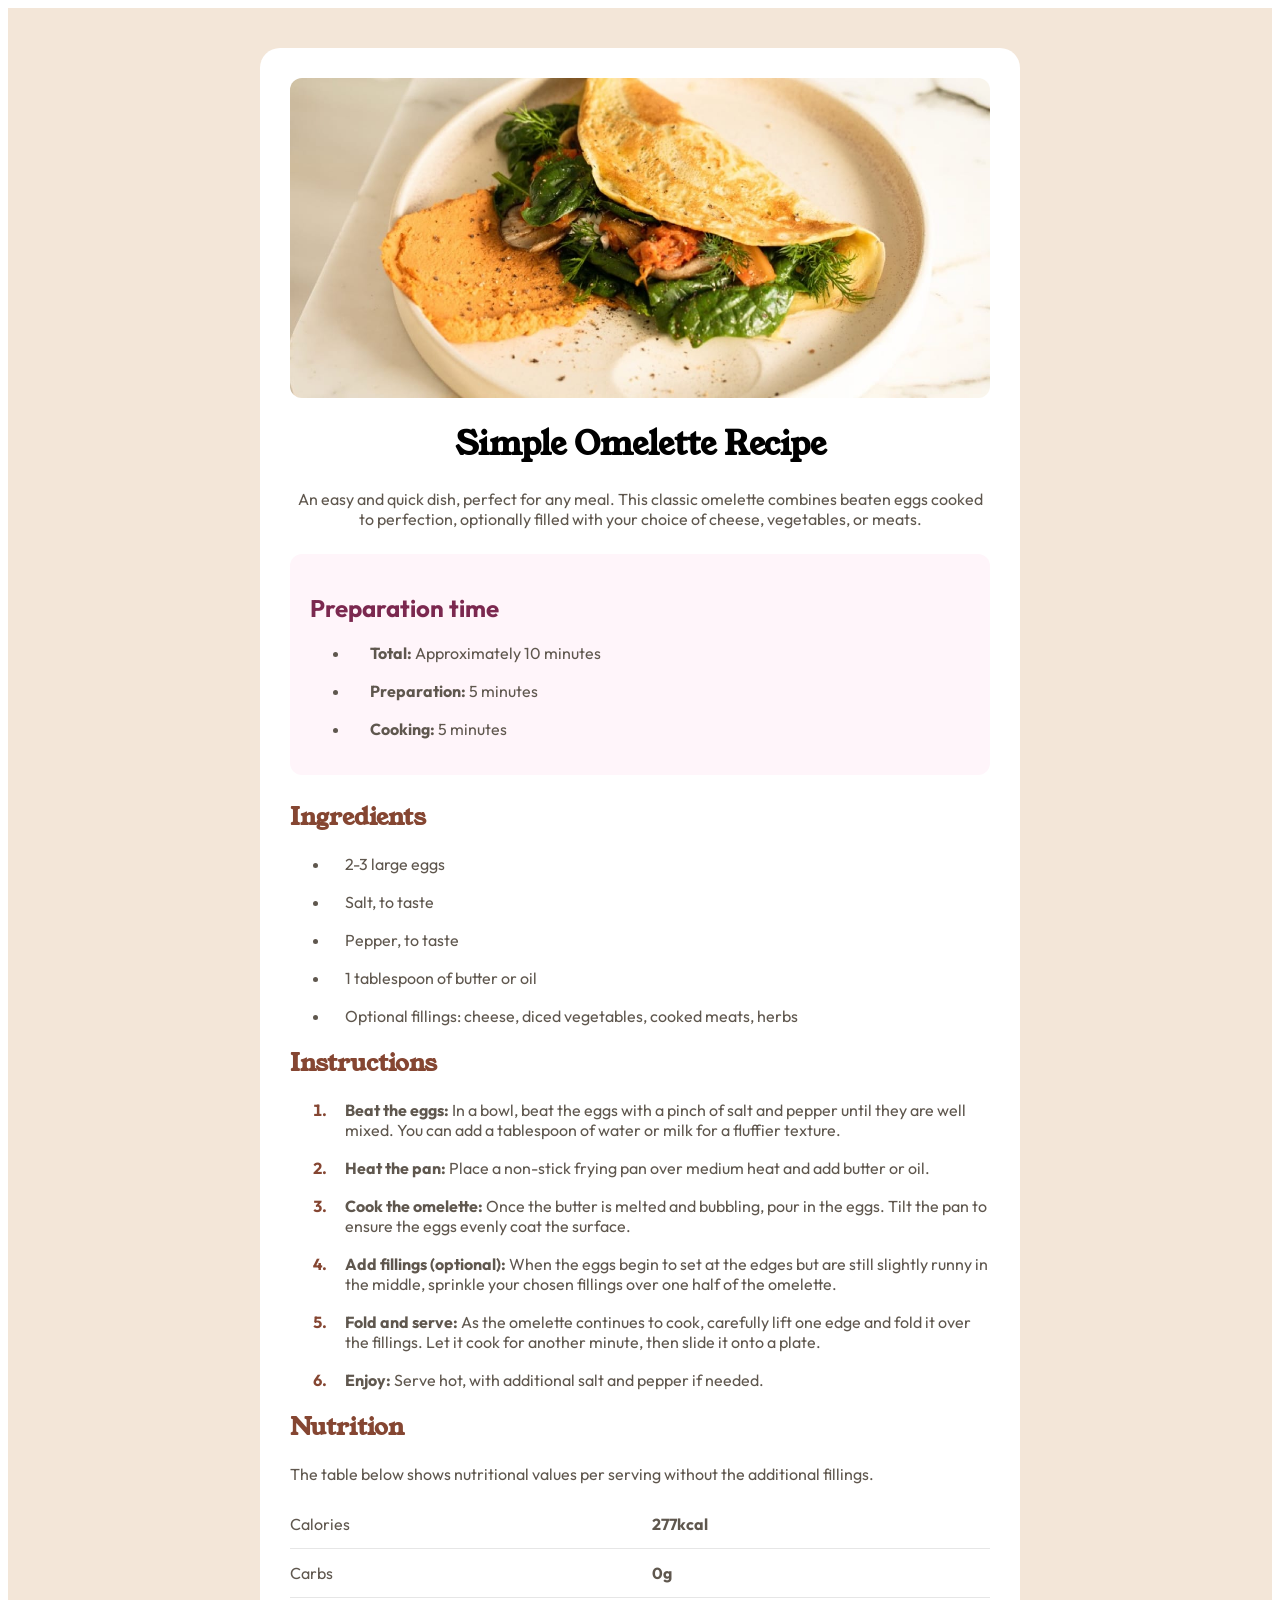
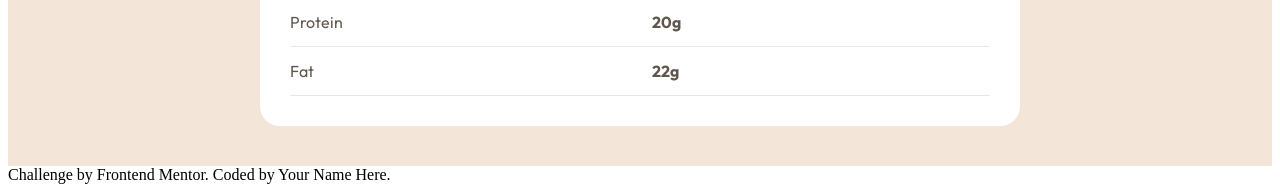
<file: index.html>
<!DOCTYPE html>
<!DOCTYPE html>
<html>
<head>
	<title>Recipe</title>
	<link rel="stylesheet" type="text/css" href="css/style.css">
	<link rel="preconnect" href="https://fonts.googleapis.com">
 <link rel="preconnect" href="https://fonts.gstatic.com" crossorigin>
 <link href="https://fonts.googleapis.com/css2?family=Outfit:wght@100..900&family=Young+Serif&display=swap" rel="stylesheet">
</head>
<body>
	<div class="total">
	<div class="box">
	<div class="box-1">
		<img src="images/omelette.jpeg" alt="Simple omelette recipe">
	<h1>
		Simple Omelette Recipe
	</h1>
 <p>
  An easy and quick dish, perfect for any meal. This classic omelette combines beaten eggs cooked to perfection, optionally filled with your choice of cheese, vegetables, or meats.</p>
</div>
 <div class="box-2">
  <h2>Preparation time</h2>
  <ul>
    <li><span class="label">Total:</span> 
    Approximately 10 minutes</li>
    <br>
    <li><span class="label">Preparation:</span> 5 minutes</li>
    <br>
    <li><span class="label">Cooking:</span> 5 minutes</li>
  </ul>
</div>
<div class="box-3">
	<h2> Ingredients</h2>
	<ul>
		<li> 2-3 large eggs</li>
		<br>
		<li>Salt, to taste</li>
		<br>
		<li>Pepper, to taste</li>
		<br>
		<li>1 tablespoon of butter or oil</li>
		<br>
		<li>Optional fillings: cheese, diced vegetables, cooked meats, herbs</li>
	</ul>
  </div>
  <div class="box-3">
  	<h2>Instructions</h2>
  	<ol>
  		<li><span class="label">Beat the eggs:</span> In a bowl, beat the eggs with a pinch of salt and pepper until they are well mixed. You can add a tablespoon of water or milk for a fluffier texture.</li>
  		<br>
  		<li><span class="label">Heat the pan:</span> Place a non-stick frying pan over medium heat and add butter or oil.</li>
  		<br>
  		<li><span class="label">Cook the omelette:</span> Once the butter is melted and bubbling, pour in the eggs. Tilt the pan to ensure the eggs evenly coat the surface.</li>
  		<br>
  		<li> <span class="label">Add fillings (optional):</span> When the eggs begin to set at the edges but are still slightly runny in the middle, sprinkle your chosen fillings over one half of the omelette.</li>
  		<br>
  		<li><span class="label">Fold and serve:</span> As the omelette continues to cook, carefully lift one edge and fold it over the fillings. Let it cook for another minute, then slide it onto a plate.</li>
  		<br>
  		<li><span class="label">Enjoy:</span> Serve hot, with additional salt and pepper if needed.</li>
  	</ol>
   </div>
   <div class="box-3">
  <h2>Nutrition</h2>
  <p>The table below shows nutritional values per serving without the additional fillings.</p>

  <table>
    <tr>
      <td>Calories</td>
      <td class="label">277kcal</td>
    </tr>
    <tr>
      <td>Carbs</td>
      <td class="label">0g</td>
    </tr>
    <tr>
      <td>Protein</td>
      <td class="label">20g</td>
    </tr>
    <tr>
      <td>Fat</td>
      <td class="label">22g</td>
    </tr>
  </table>
</div>
  </div>
</div>
Challenge by Frontend Mentor. Coded by Your Name Here.
 
</body>
</html>
</file>
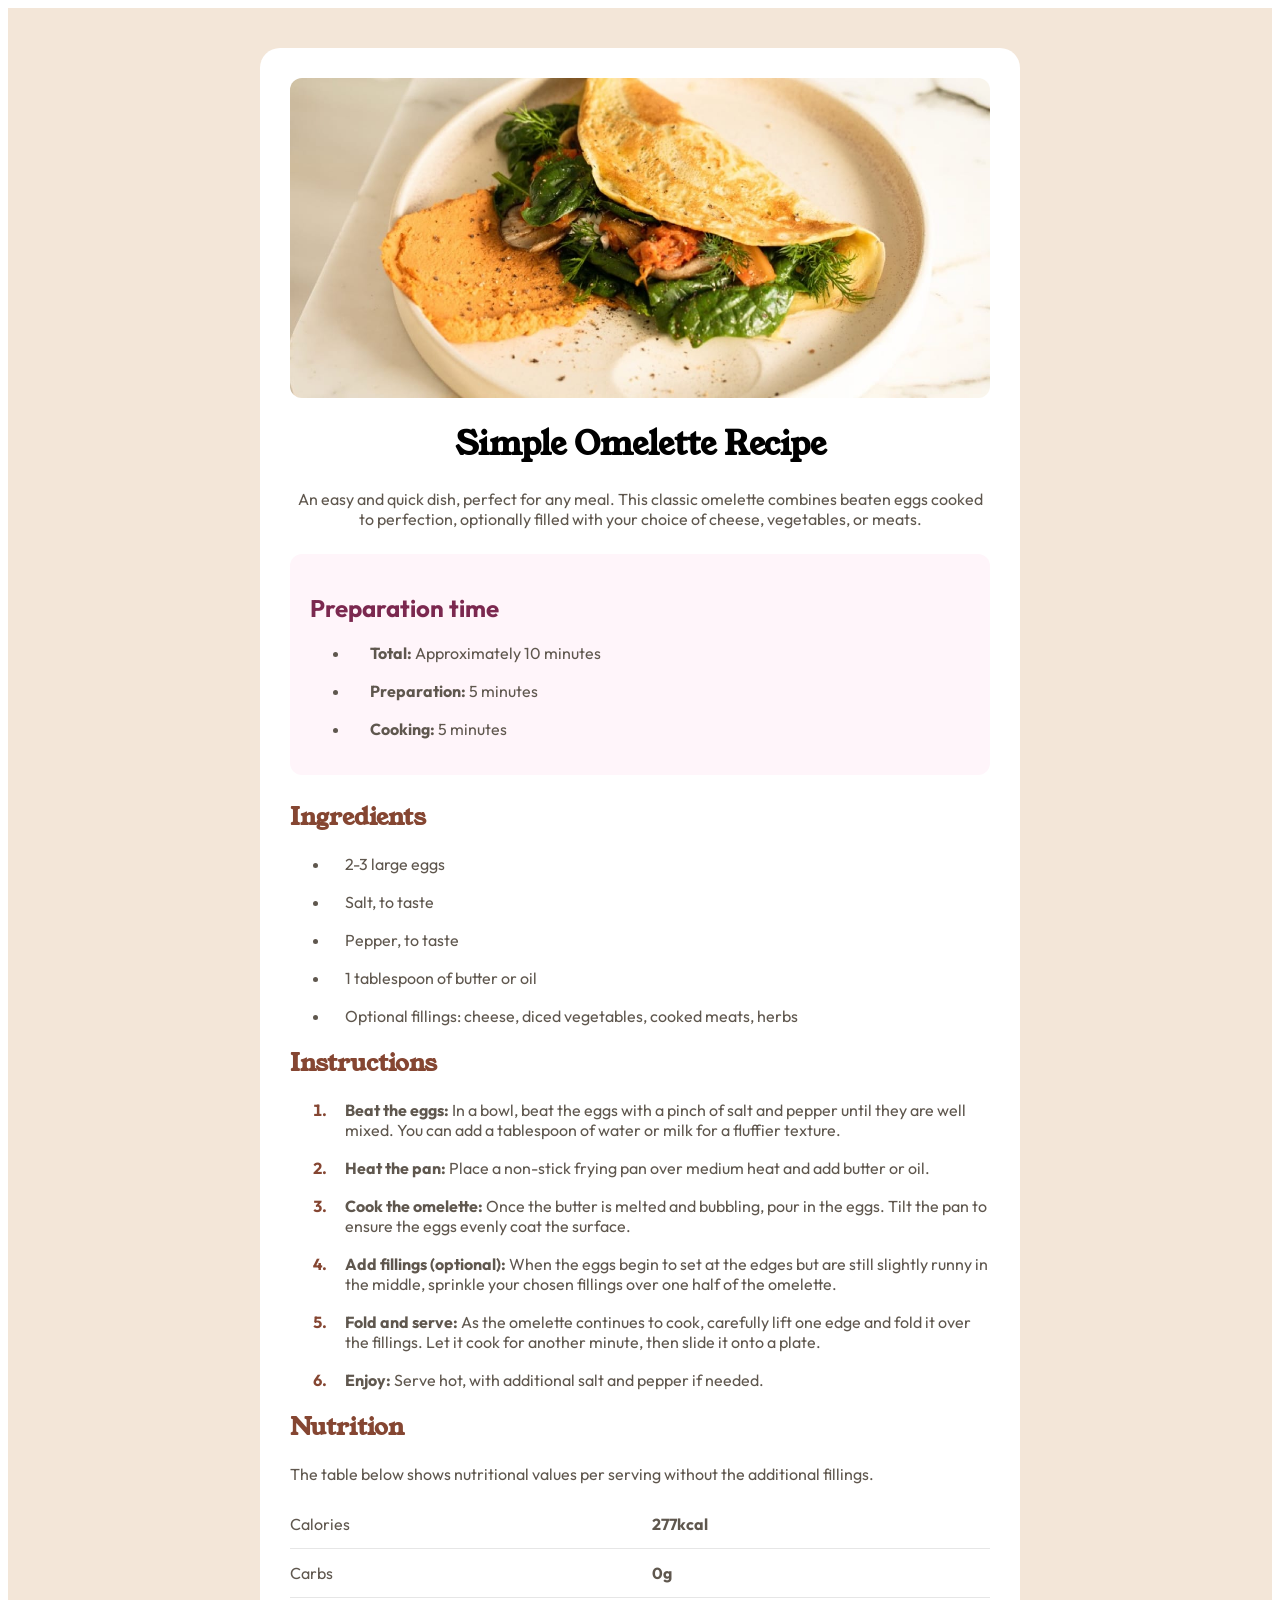
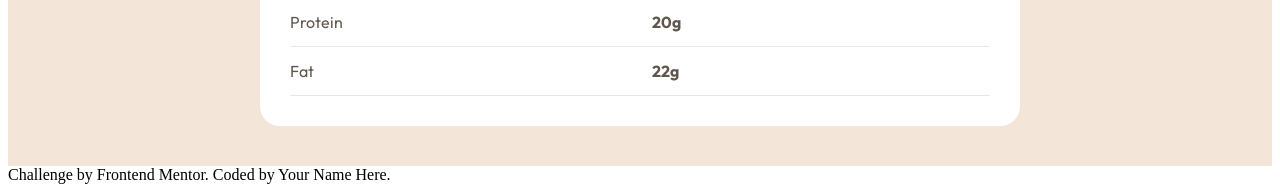
<file: test.html>
<!DOCTYPE html>
<!DOCTYPE html>
<html>
<head>
	<title>Recipe</title>
	<link rel="stylesheet" type="text/css" href="css/style.css">
	<link rel="preconnect" href="https://fonts.googleapis.com">
 <link rel="preconnect" href="https://fonts.gstatic.com" crossorigin>
 <link href="https://fonts.googleapis.com/css2?family=Outfit:wght@100..900&family=Young+Serif&display=swap" rel="stylesheet">
</head>
<body>
	<div class="total">
	<div class="box">
	<div class="box-1">
		<img src="images/omelette.jpeg" alt="Simple omelette recipe">
	<h1>
		Simple Omelette Recipe
	</h1>
 <p>
  An easy and quick dish, perfect for any meal. This classic omelette combines beaten eggs cooked to perfection, optionally filled with your choice of cheese, vegetables, or meats.</p>
</div>
 <div class="box-2">
  <h2>Preparation time</h2>
  <ul>
    <li><span class="label">Total:</span> 
    Approximately 10 minutes</li>
    <br>
    <li><span class="label">Preparation:</span> 5 minutes</li>
    <br>
    <li><span class="label">Cooking:</span> 5 minutes</li>
  </ul>
</div>
<div class="box-3">
	<h2> Ingredients</h2>
	<ul>
		<li> 2-3 large eggs</li>
		<br>
		<li>Salt, to taste</li>
		<br>
		<li>Pepper, to taste</li>
		<br>
		<li>1 tablespoon of butter or oil</li>
		<br>
		<li>Optional fillings: cheese, diced vegetables, cooked meats, herbs</li>
	</ul>
  </div>
  <div class="box-3">
  	<h2>Instructions</h2>
  	<ol>
  		<li><span class="label">Beat the eggs:</span> In a bowl, beat the eggs with a pinch of salt and pepper until they are well mixed. You can add a tablespoon of water or milk for a fluffier texture.</li>
  		<br>
  		<li><span class="label">Heat the pan:</span> Place a non-stick frying pan over medium heat and add butter or oil.</li>
  		<br>
  		<li><span class="label">Cook the omelette:</span> Once the butter is melted and bubbling, pour in the eggs. Tilt the pan to ensure the eggs evenly coat the surface.</li>
  		<br>
  		<li> <span class="label">Add fillings (optional):</span> When the eggs begin to set at the edges but are still slightly runny in the middle, sprinkle your chosen fillings over one half of the omelette.</li>
  		<br>
  		<li><span class="label">Fold and serve:</span> As the omelette continues to cook, carefully lift one edge and fold it over the fillings. Let it cook for another minute, then slide it onto a plate.</li>
  		<br>
  		<li><span class="label">Enjoy:</span> Serve hot, with additional salt and pepper if needed.</li>
  	</ol>
   </div>
   <div class="box-3">
  <h2>Nutrition</h2>
  <p>The table below shows nutritional values per serving without the additional fillings.</p>

  <table>
    <tr>
      <td>Calories</td>
      <td class="label">277kcal</td>
    </tr>
    <tr>
      <td>Carbs</td>
      <td class="label">0g</td>
    </tr>
    <tr>
      <td>Protein</td>
      <td class="label">20g</td>
    </tr>
    <tr>
      <td>Fat</td>
      <td class="label">22g</td>
    </tr>
  </table>
</div>
  </div>
</div>
Challenge by Frontend Mentor. Coded by Your Name Here.
 
</body>
</html>
</file>
<file: css/style.css>
.young-serif-regular {
  font-family: "Young Serif", serif;
  font-weight: 400;
  font-style: normal;
}

.outfit {
  font-family: "Outfit", sans-serif;
  font-optical-sizing: auto;
  font-weight: 700;
  font-style: 16px;
}

.box-1 h1 {
  font-family: "Young Serif", serif;
}
.box-1 p{
	font-family: "Outfit",sans-serif;
	color: hsl(30, 10%, 34%);
}
.box-1{
	background: white;
	text-align: center;
}
.box-3{
	background: white;
}
.box-3 h2{
	font-family: "Young Serif", serif;
	color: hsl(14, 45%, 36%);
}
.box-3 p{
	font-family: "Outfit",sans-serif;
	color: hsl(30, 10%, 34%);
}
.box-2{
	background: white;
}
.box-2 h2{
	font-family: "Outfit",sans-serif;
	color:  hsl(332, 51%, 32%);
}

.label {
	font-family: "Outfit",sans-serif;
	font-weight: 700;
	color: hsl(30, 10%, 34%);
}
.box-2 li{
	font-family: "Outfit";
	color: hsl(30, 10%, 34%);
}
.box-3 li{
	font-family: "Outfit";
	color: hsl(30, 10%, 34%);
}
.box-2 {
	background:  hsl(330, 100%, 98%);
	border-radius: 12px;
	padding: 20px;
	margin: 25px 0;
}
.box {
  max-width: 700px;
  width: 100%;
  margin: 0 auto; /* centre le bloc entier dans la page */
  background-color: white;
  border-radius: 20px;
  padding: 30px;
 
}
.total{
	background-color: hsl(30, 54%, 90%);
}
table {
  width: 100%;
  border-collapse: collapse; /* évite les doubles bordures entre cellules */
}

td {
  padding: 14px 0;
  text-align: left;
  font-family: "Outfit";
  color: hsl(30, 10%, 34%);
}

tr {
  border-bottom: 1px solid hsl(0, 0%, 90%); /* la ligne grise fine entre chaque rangée */
}
.box-1 img {
  width: 100%;
  border-radius: 12px;
  display: block;
  margin-bottom: 24px;
}

.total{
	padding-top:40px;
	padding-bottom: 40px;
}

.box-2 ul{
	paddind-right:40px;
}
.box-2 li{
	padding-left: 20px;
}
.box-3 ol li::marker{
	font-weight: bold;
	color: hsl(14, 45%, 36%);
}
.box-3 li{
	padding-left: 15px;
}
</file>
